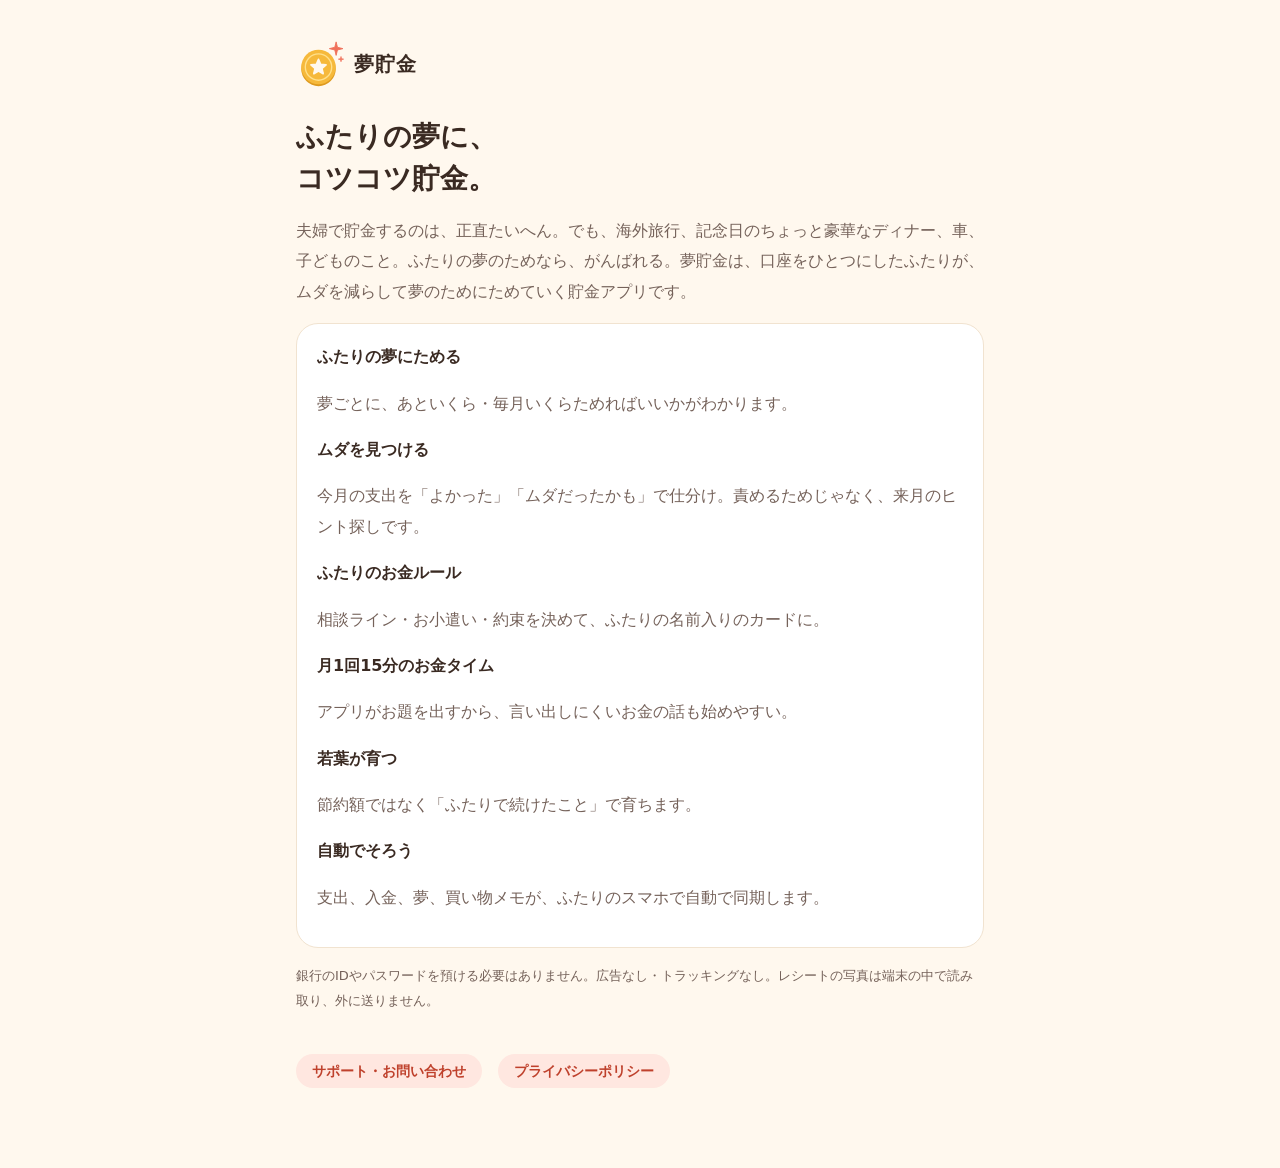
<file: index.html>
<!doctype html><html lang="ja"><head><meta charset="utf-8"><meta name="viewport" content="width=device-width,initial-scale=1"><title>夢貯金｜ふたりの夢に、コツコツ貯金するアプリ</title>
<meta name="description" content="ふたりの夢に、コツコツ貯金。口座をひとつにしたふたりが、海外旅行や記念日のディナー、車や子どものためにためていくアプリ。"><link rel="stylesheet" href="style.css"></head>
<body><main><header><img class="mark" src="logo.svg" width="48" height="48" alt=""><a href="./">夢貯金</a></header>
<h1><span style="display:inline-block">ふたりの夢に、</span><br><span style="display:inline-block">コツコツ貯金。</span></h1>
<p>夫婦で貯金するのは、正直たいへん。でも、海外旅行、記念日のちょっと豪華なディナー、車、子どものこと。ふたりの夢のためなら、がんばれる。夢貯金は、口座をひとつにしたふたりが、ムダを減らして夢のためにためていく貯金アプリです。</p>
<div class="card"><b>ふたりの夢にためる</b><p>夢ごとに、あといくら・毎月いくらためればいいかがわかります。</p>
<b>ムダを見つける</b><p>今月の支出を「よかった」「ムダだったかも」で仕分け。責めるためじゃなく、来月のヒント探しです。</p>
<b>ふたりのお金ルール</b><p>相談ライン・お小遣い・約束を決めて、ふたりの名前入りのカードに。</p>
<b>月1回15分のお金タイム</b><p>アプリがお題を出すから、言い出しにくいお金の話も始めやすい。</p>
<b>若葉が育つ</b><p>節約額ではなく「ふたりで続けたこと」で育ちます。</p>
<b>自動でそろう</b><p>支出、入金、夢、買い物メモが、ふたりのスマホで自動で同期します。</p></div>
<p class="small">銀行のIDやパスワードを預ける必要はありません。広告なし・トラッキングなし。レシートの写真は端末の中で読み取り、外に送りません。</p>
<nav><a href="support.html">サポート・お問い合わせ</a><a href="privacy.html">プライバシーポリシー</a></nav></main></body></html>
</file>
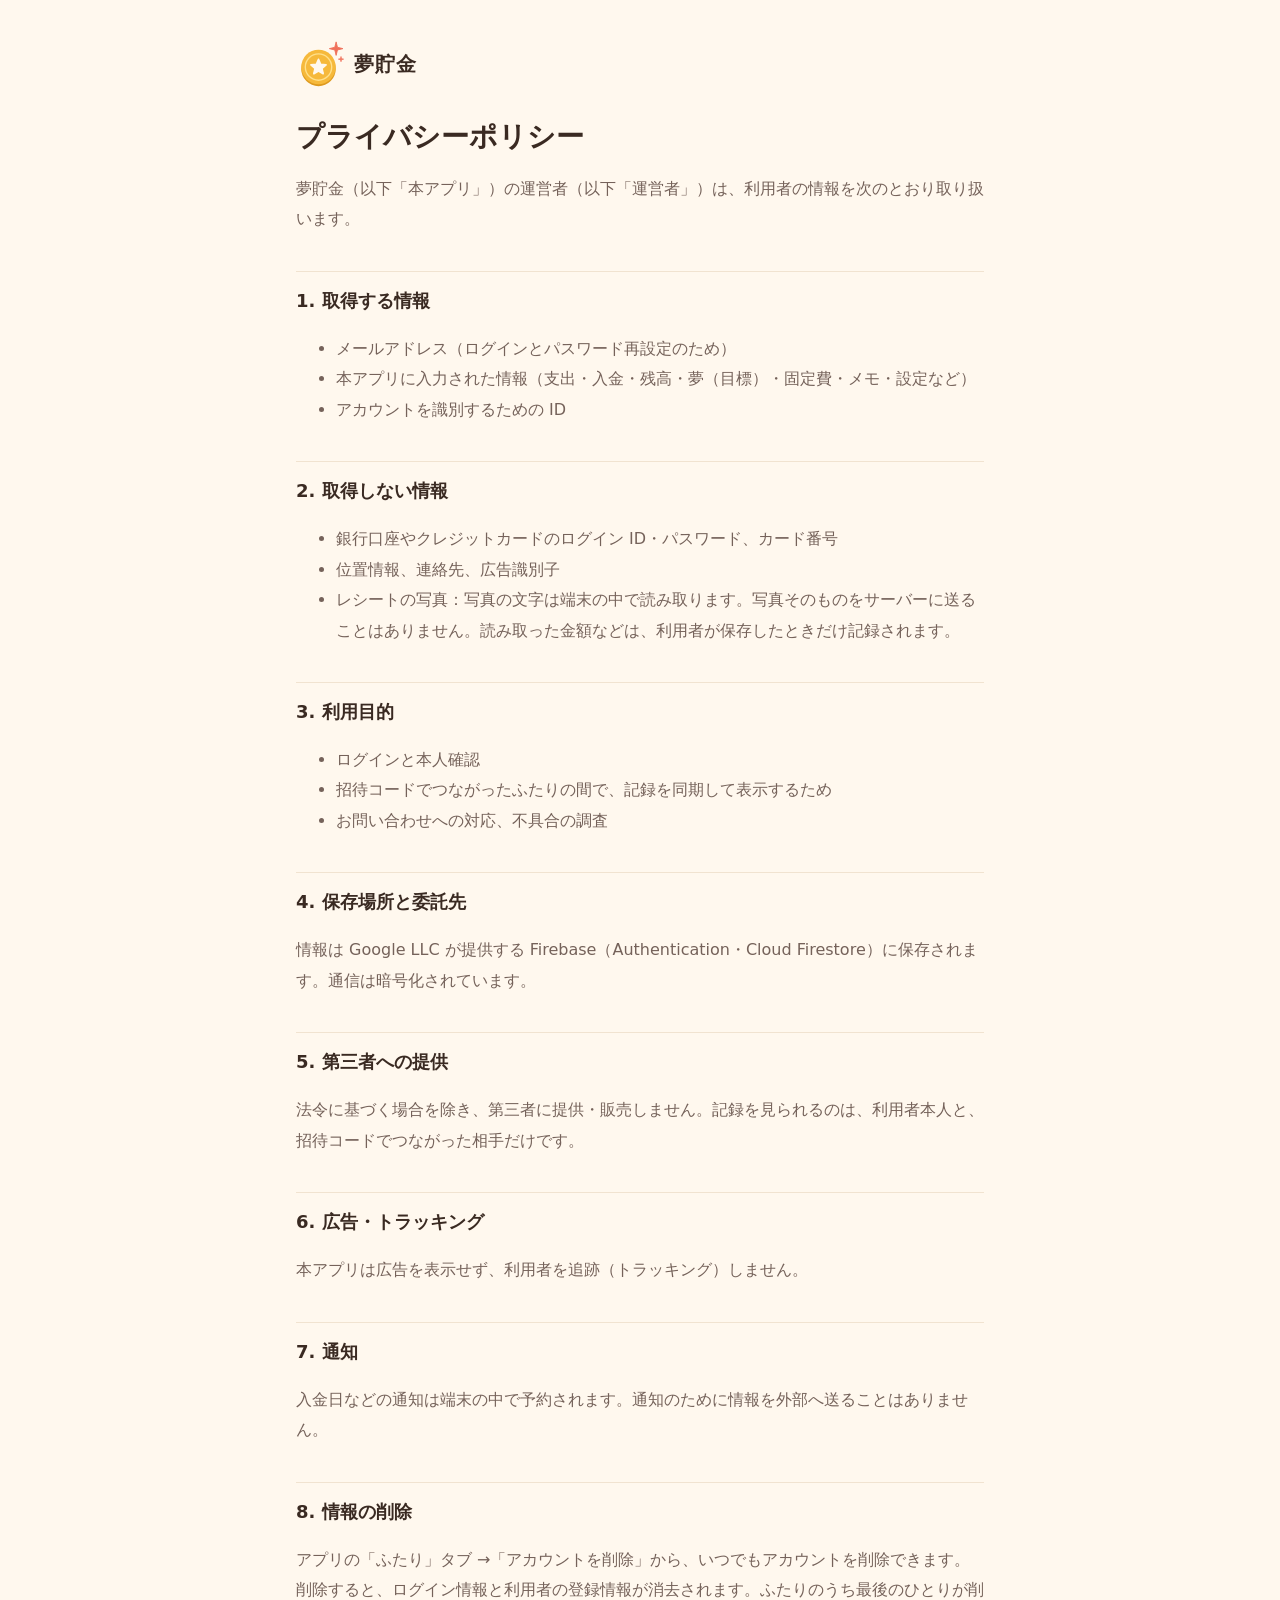
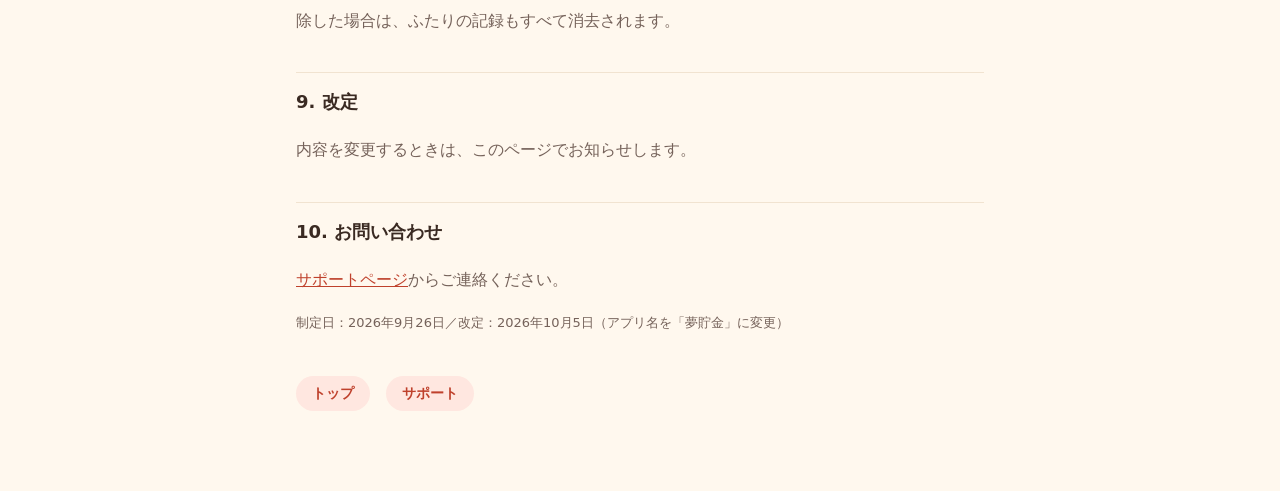
<file: privacy.html>
<!doctype html><html lang="ja"><head><meta charset="utf-8"><meta name="viewport" content="width=device-width,initial-scale=1"><title>プライバシーポリシー｜夢貯金</title><link rel="stylesheet" href="style.css"></head>
<body><main><header><img class="mark" src="logo.svg" width="48" height="48" alt=""><a href="./">夢貯金</a></header>
<h1>プライバシーポリシー</h1>
<p>夢貯金（以下「本アプリ」）の運営者（以下「運営者」）は、利用者の情報を次のとおり取り扱います。</p>
<h2>1. 取得する情報</h2><ul>
<li>メールアドレス（ログインとパスワード再設定のため）</li>
<li>本アプリに入力された情報（支出・入金・残高・夢（目標）・固定費・メモ・設定など）</li>
<li>アカウントを識別するための ID</li></ul>
<h2>2. 取得しない情報</h2><ul>
<li>銀行口座やクレジットカードのログイン ID・パスワード、カード番号</li>
<li>位置情報、連絡先、広告識別子</li>
<li>レシートの写真：写真の文字は端末の中で読み取ります。写真そのものをサーバーに送ることはありません。読み取った金額などは、利用者が保存したときだけ記録されます。</li></ul>
<h2>3. 利用目的</h2><ul><li>ログインと本人確認</li><li>招待コードでつながったふたりの間で、記録を同期して表示するため</li><li>お問い合わせへの対応、不具合の調査</li></ul>
<h2>4. 保存場所と委託先</h2><p>情報は Google LLC が提供する Firebase（Authentication・Cloud Firestore）に保存されます。通信は暗号化されています。</p>
<h2>5. 第三者への提供</h2><p>法令に基づく場合を除き、第三者に提供・販売しません。記録を見られるのは、利用者本人と、招待コードでつながった相手だけです。</p>
<h2>6. 広告・トラッキング</h2><p>本アプリは広告を表示せず、利用者を追跡（トラッキング）しません。</p>
<h2>7. 通知</h2><p>入金日などの通知は端末の中で予約されます。通知のために情報を外部へ送ることはありません。</p>
<h2>8. 情報の削除</h2><p>アプリの「ふたり」タブ →「アカウントを削除」から、いつでもアカウントを削除できます。削除すると、ログイン情報と利用者の登録情報が消去されます。ふたりのうち最後のひとりが削除した場合は、ふたりの記録もすべて消去されます。</p>
<h2>9. 改定</h2><p>内容を変更するときは、このページでお知らせします。</p>
<h2>10. お問い合わせ</h2><p><a href="support.html">サポートページ</a>からご連絡ください。</p>
<p class="small">制定日：2026年9月26日／改定：2026年10月5日（アプリ名を「夢貯金」に変更）</p>
<nav><a href="./">トップ</a><a href="support.html">サポート</a></nav></main></body></html>
</file>
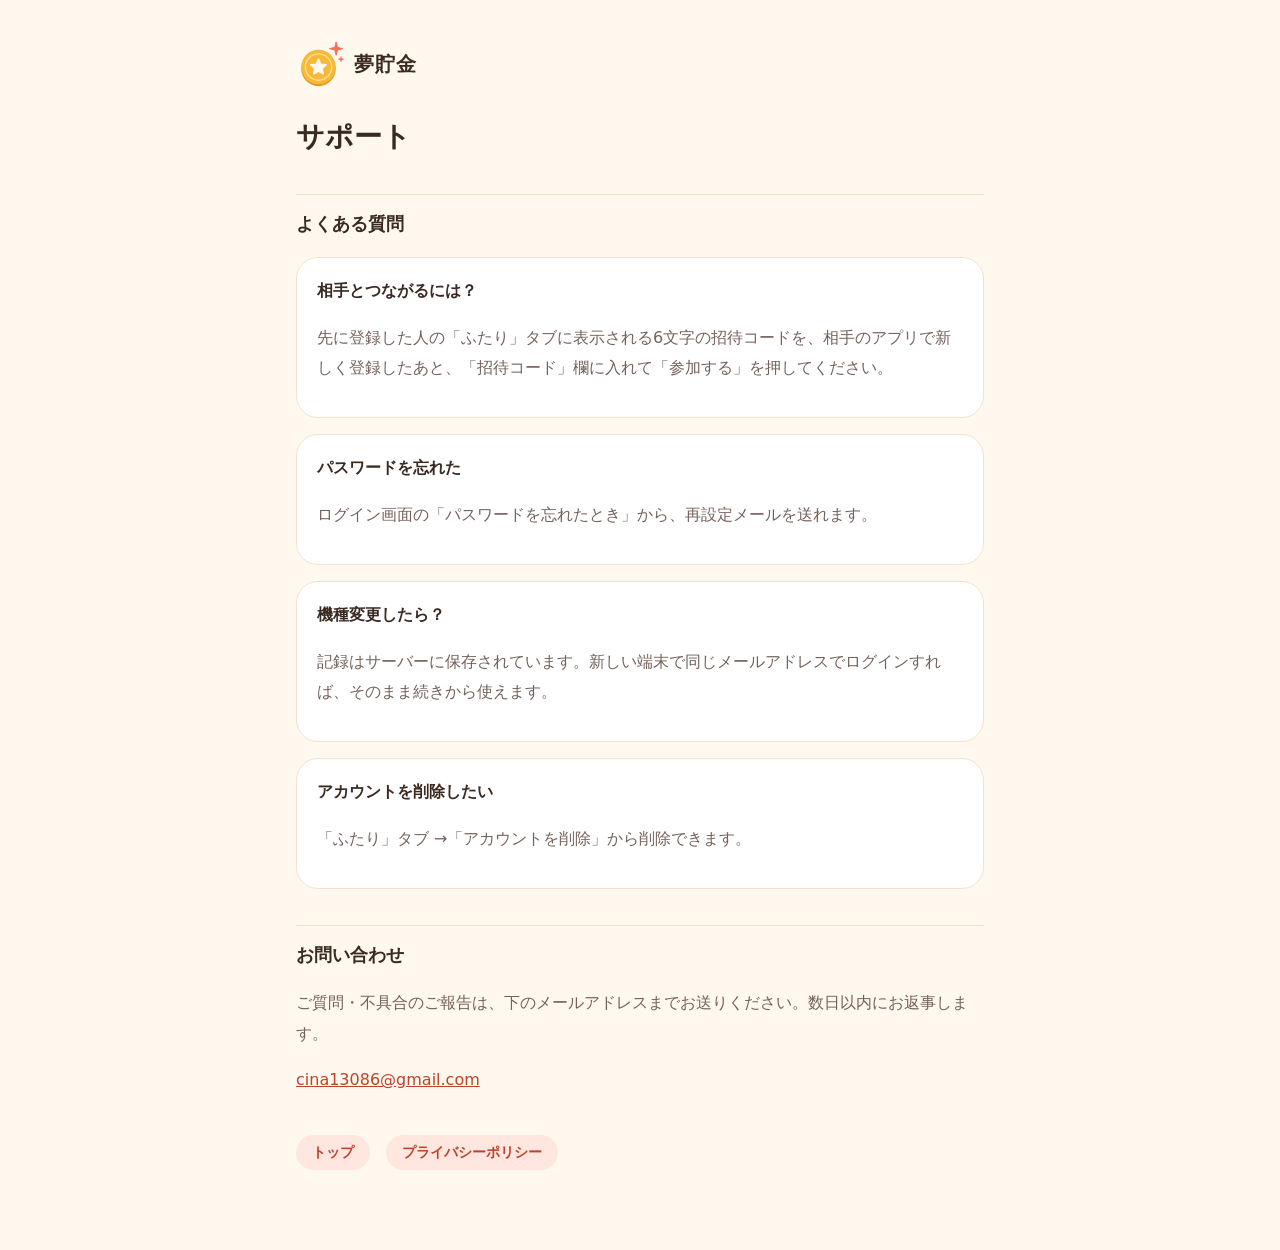
<file: support.html>
<!doctype html><html lang="ja"><head><meta charset="utf-8"><meta name="viewport" content="width=device-width,initial-scale=1"><title>サポート｜夢貯金</title><link rel="stylesheet" href="style.css"></head>
<body><main><header><img class="mark" src="logo.svg" width="48" height="48" alt=""><a href="./">夢貯金</a></header>
<h1>サポート</h1>
<h2>よくある質問</h2>
<div class="card"><b>相手とつながるには？</b><p>先に登録した人の「ふたり」タブに表示される6文字の招待コードを、相手のアプリで新しく登録したあと、「招待コード」欄に入れて「参加する」を押してください。</p></div>
<div class="card"><b>パスワードを忘れた</b><p>ログイン画面の「パスワードを忘れたとき」から、再設定メールを送れます。</p></div>
<div class="card"><b>機種変更したら？</b><p>記録はサーバーに保存されています。新しい端末で同じメールアドレスでログインすれば、そのまま続きから使えます。</p></div>
<div class="card"><b>アカウントを削除したい</b><p>「ふたり」タブ →「アカウントを削除」から削除できます。</p></div>
<h2>お問い合わせ</h2>
<p>ご質問・不具合のご報告は、下のメールアドレスまでお送りください。数日以内にお返事します。</p>
<p><a href="mailto:cina13086@gmail.com">cina13086@gmail.com</a></p>
<nav><a href="./">トップ</a><a href="privacy.html">プライバシーポリシー</a></nav></main></body></html>
</file>
<file: style.css>
:root{--bg:#FFF8EE;--ink:#3A2A22;--ink2:#75625A;--g:#BF412C;--line:#F1E3D0;--card:#fff;--soft:#FFE7E0}
@media (prefers-color-scheme:dark){:root{--bg:#1C1512;--ink:#F8EEE5;--ink2:#CDBBAE;--g:#FFB7A6;--line:#41322A;--card:#271D19;--soft:#4A271F}}
*{box-sizing:border-box}body{margin:0;background:var(--bg);color:var(--ink);font:16px/1.9 "Hiragino Maru Gothic ProN","Hiragino Sans","Noto Sans JP",system-ui,sans-serif}
main{max-width:720px;margin:0 auto;padding:40px 16px 80px}header{display:flex;align-items:center;gap:10px;margin-bottom:28px}
header img,header .mark{width:48px;height:48px}header a{color:inherit;text-decoration:none;font-weight:700;font-size:20px;letter-spacing:.06em}
h1{font-size:28px;line-height:1.5;margin:0 0 8px}h2{font-size:18px;margin:36px 0 8px;padding-top:12px;border-top:1px solid var(--line)}
p,li{color:var(--ink2)}a{color:var(--g)}.card{background:var(--card);border:1px solid var(--line);border-radius:22px;padding:18px 20px;margin:16px 0}
.card b{color:var(--ink)}.small{font-size:13px;color:var(--ink2)}nav{display:flex;gap:16px;flex-wrap:wrap;font-size:14px;margin-top:40px}
nav a{background:var(--soft);border-radius:99px;padding:4px 16px;text-decoration:none;font-weight:700}
</file>
